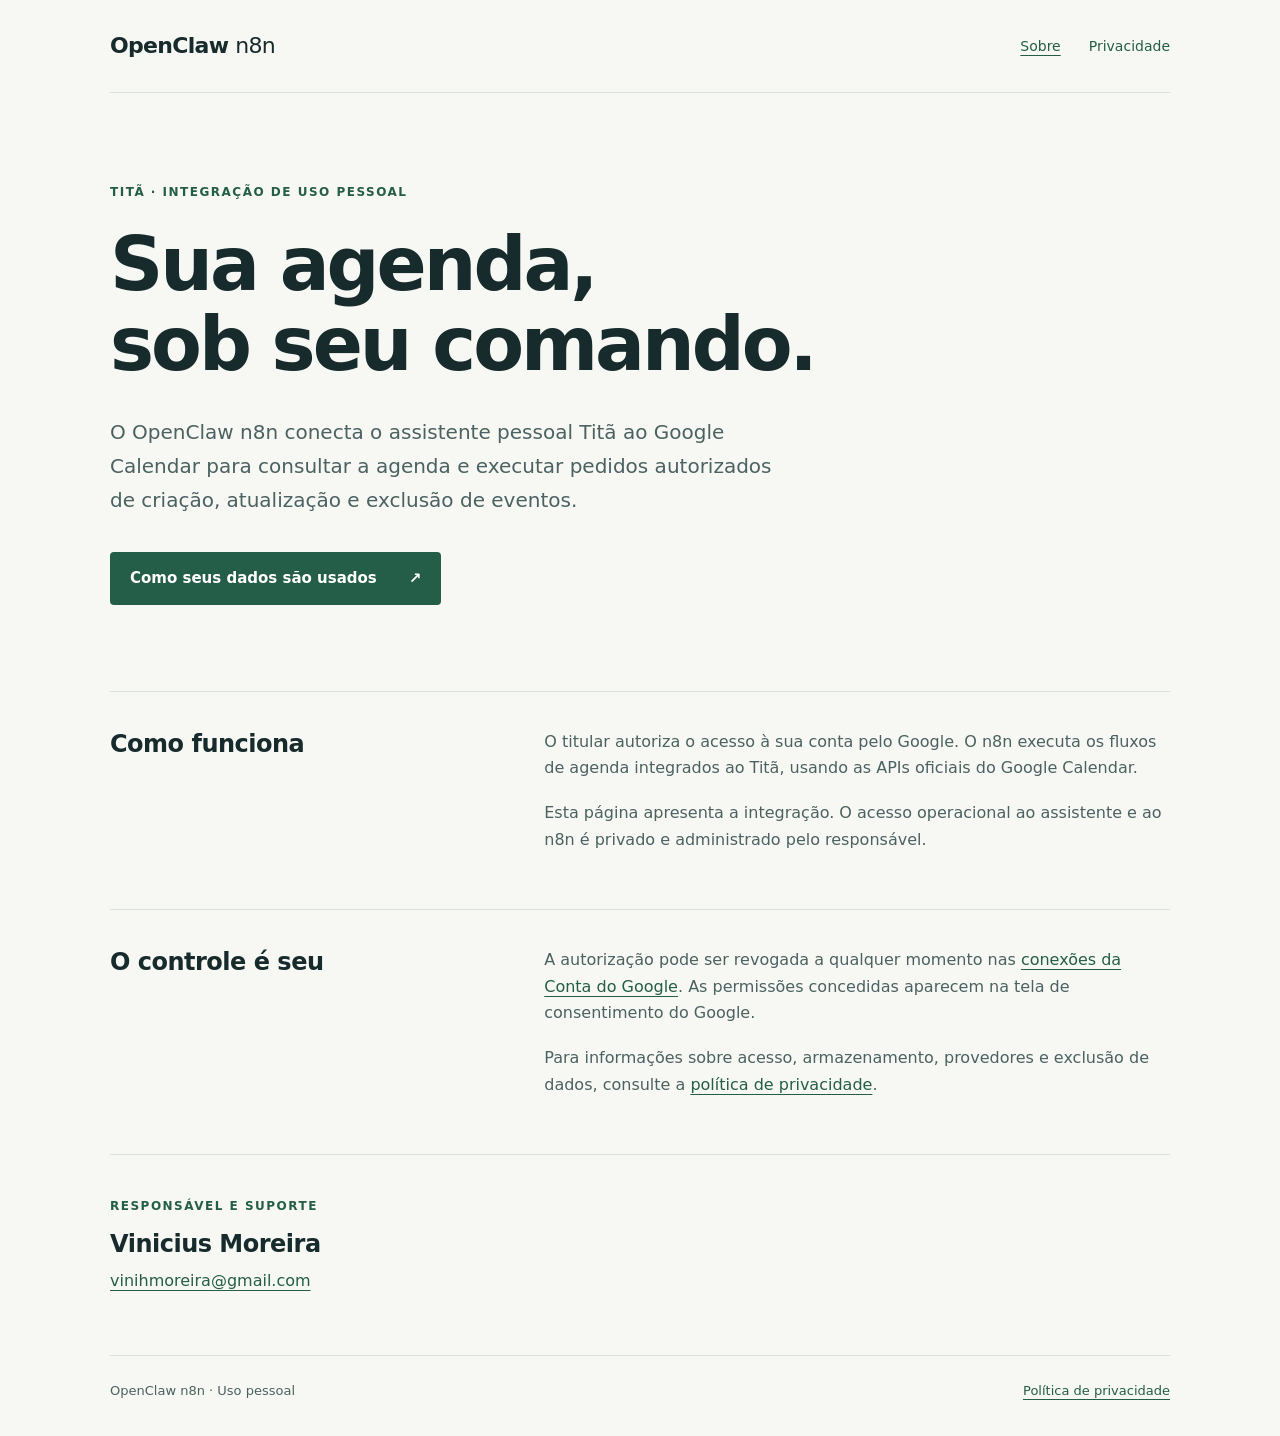
<file: index.html>
<!doctype html>
<html lang="pt-BR">
<head>
  <meta charset="utf-8"><meta name="viewport" content="width=device-width,initial-scale=1">
  <meta name="description" content="OpenClaw n8n: integração pessoal do assistente Titã com o Google Calendar.">
  <meta name="robots" content="noindex,nofollow">
  <title>OpenClaw n8n · Assistente pessoal</title>
  <link rel="stylesheet" href="style.css">
  <meta name="google-site-verification" content="Gf7Sr8U3XaU9ANk1FKD8vxWlBaJFRnSLH5n0JXTHYKw" />
</head>
<body>
<header class="wrap"><a class="brand" href="./">OpenClaw <span>n8n</span></a><nav aria-label="Navegação"><a aria-current="page" href="./">Sobre</a><a href="privacidade.html">Privacidade</a></nav></header>
<main class="wrap">
  <section class="hero"><p class="eyebrow">Titã · Integração de uso pessoal</p><h1>Sua agenda,<br>sob seu comando.</h1><p class="intro">O OpenClaw n8n conecta o assistente pessoal Titã ao Google Calendar para consultar a agenda e executar pedidos autorizados de criação, atualização e exclusão de eventos.</p><a class="button" href="privacidade.html">Como seus dados são usados <span aria-hidden="true">↗</span></a></section>
  <section class="split" aria-labelledby="como"><h2 id="como">Como funciona</h2><div><p>O titular autoriza o acesso à sua conta pelo Google. O n8n executa os fluxos de agenda integrados ao Titã, usando as APIs oficiais do Google Calendar.</p><p>Esta página apresenta a integração. O acesso operacional ao assistente e ao n8n é privado e administrado pelo responsável.</p></div></section>
  <section class="split" aria-labelledby="controle"><h2 id="controle">O controle é seu</h2><div><p>A autorização pode ser revogada a qualquer momento nas <a href="https://myaccount.google.com/connections">conexões da Conta do Google</a>. As permissões concedidas aparecem na tela de consentimento do Google.</p><p>Para informações sobre acesso, armazenamento, provedores e exclusão de dados, consulte a <a href="privacidade.html">política de privacidade</a>.</p></div></section>
  <section class="contact"><p class="eyebrow">Responsável e suporte</p><h2>Vinicius Moreira</h2><a href="mailto:vinihmoreira@gmail.com">vinihmoreira@gmail.com</a></section>
</main>
<footer class="wrap"><span>OpenClaw n8n · Uso pessoal</span><a href="privacidade.html">Política de privacidade</a></footer>
</body></html>
</file>
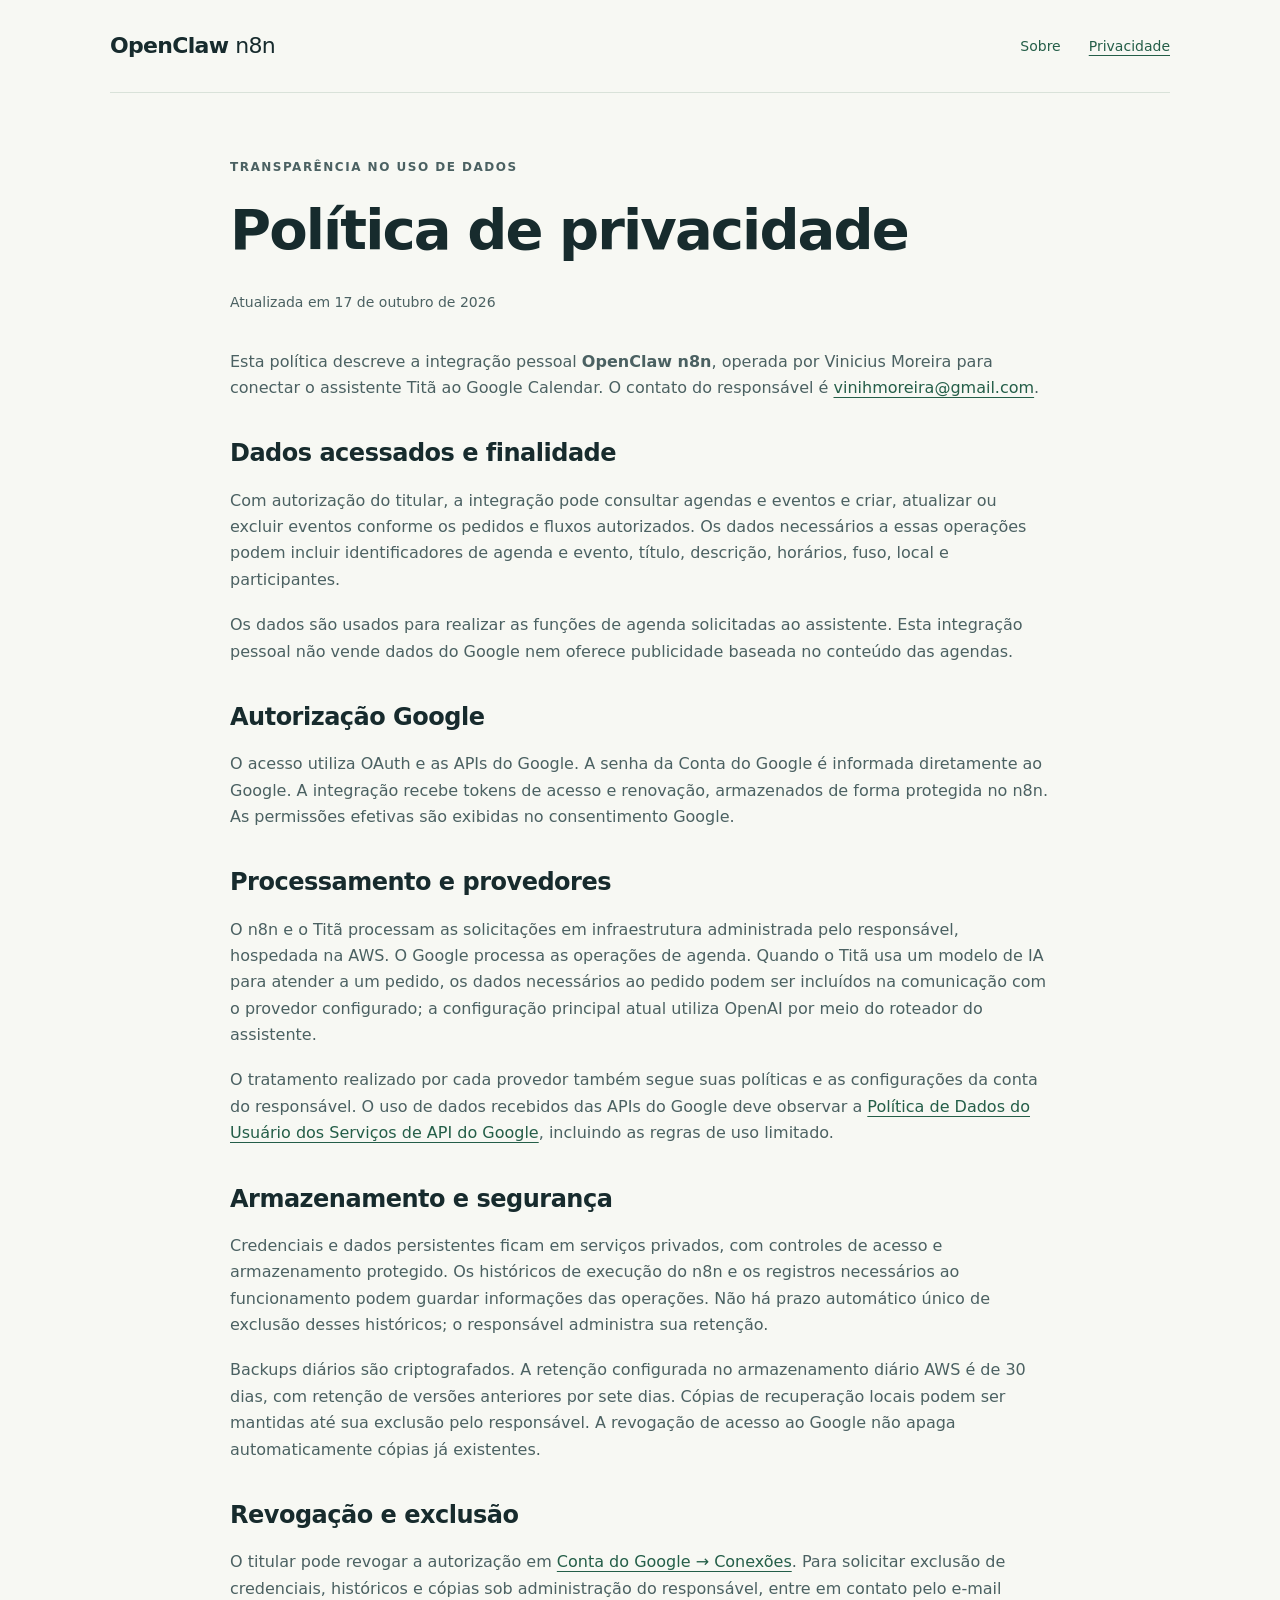
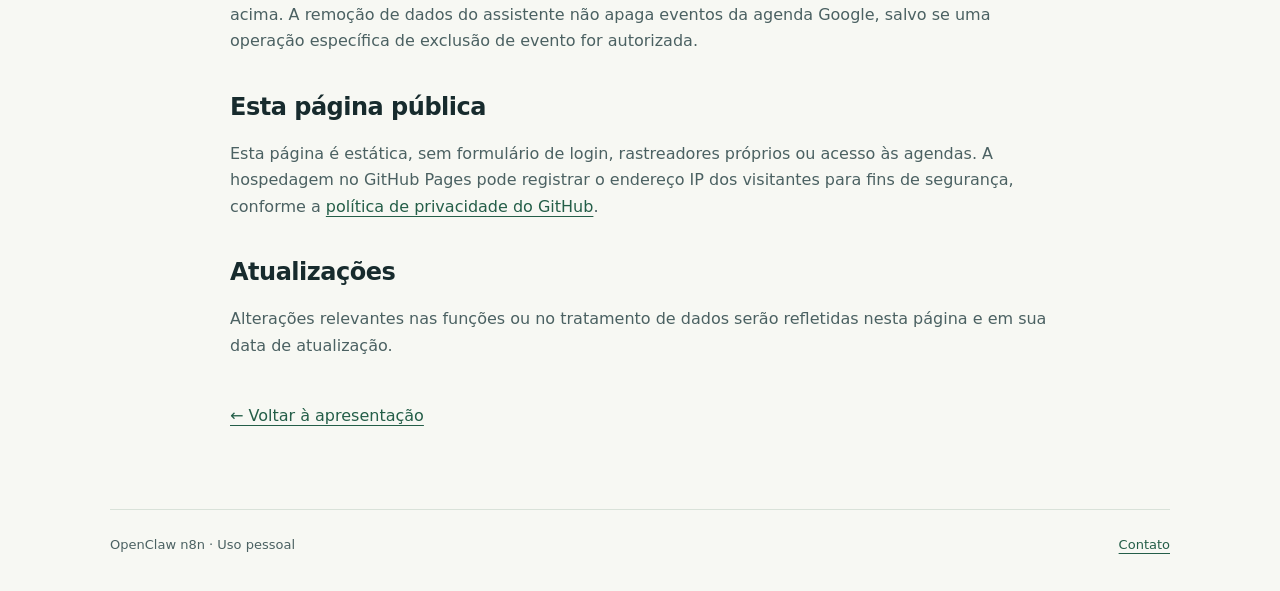
<file: privacidade.html>
<!doctype html>
<html lang="pt-BR">
<head>
  <meta charset="utf-8"><meta name="viewport" content="width=device-width,initial-scale=1">
  <meta name="description" content="Política de privacidade da integração pessoal OpenClaw n8n com o Google Calendar.">
  <meta name="robots" content="noindex,nofollow">
  <title>Privacidade · OpenClaw n8n</title><link rel="stylesheet" href="style.css">
</head>
<body>
<header class="wrap"><a class="brand" href="./">OpenClaw <span>n8n</span></a><nav aria-label="Navegação"><a href="./">Sobre</a><a aria-current="page" href="privacidade.html">Privacidade</a></nav></header>
<main class="wrap policy">
<p class="eyebrow">Transparência no uso de dados</p><h1>Política de privacidade</h1><p class="date">Atualizada em 17 de outubro de 2026</p>
<p>Esta política descreve a integração pessoal <strong>OpenClaw n8n</strong>, operada por Vinicius Moreira para conectar o assistente Titã ao Google Calendar. O contato do responsável é <a href="mailto:vinihmoreira@gmail.com">vinihmoreira@gmail.com</a>.</p>
<h2>Dados acessados e finalidade</h2>
<p>Com autorização do titular, a integração pode consultar agendas e eventos e criar, atualizar ou excluir eventos conforme os pedidos e fluxos autorizados. Os dados necessários a essas operações podem incluir identificadores de agenda e evento, título, descrição, horários, fuso, local e participantes.</p>
<p>Os dados são usados para realizar as funções de agenda solicitadas ao assistente. Esta integração pessoal não vende dados do Google nem oferece publicidade baseada no conteúdo das agendas.</p>
<h2>Autorização Google</h2>
<p>O acesso utiliza OAuth e as APIs do Google. A senha da Conta do Google é informada diretamente ao Google. A integração recebe tokens de acesso e renovação, armazenados de forma protegida no n8n. As permissões efetivas são exibidas no consentimento Google.</p>
<h2>Processamento e provedores</h2>
<p>O n8n e o Titã processam as solicitações em infraestrutura administrada pelo responsável, hospedada na AWS. O Google processa as operações de agenda. Quando o Titã usa um modelo de IA para atender a um pedido, os dados necessários ao pedido podem ser incluídos na comunicação com o provedor configurado; a configuração principal atual utiliza OpenAI por meio do roteador do assistente.</p>
<p>O tratamento realizado por cada provedor também segue suas políticas e as configurações da conta do responsável. O uso de dados recebidos das APIs do Google deve observar a <a href="https://developers.google.com/terms/api-services-user-data-policy">Política de Dados do Usuário dos Serviços de API do Google</a>, incluindo as regras de uso limitado.</p>
<h2>Armazenamento e segurança</h2>
<p>Credenciais e dados persistentes ficam em serviços privados, com controles de acesso e armazenamento protegido. Os históricos de execução do n8n e os registros necessários ao funcionamento podem guardar informações das operações. Não há prazo automático único de exclusão desses históricos; o responsável administra sua retenção.</p>
<p>Backups diários são criptografados. A retenção configurada no armazenamento diário AWS é de 30 dias, com retenção de versões anteriores por sete dias. Cópias de recuperação locais podem ser mantidas até sua exclusão pelo responsável. A revogação de acesso ao Google não apaga automaticamente cópias já existentes.</p>
<h2>Revogação e exclusão</h2>
<p>O titular pode revogar a autorização em <a href="https://myaccount.google.com/connections">Conta do Google → Conexões</a>. Para solicitar exclusão de credenciais, históricos e cópias sob administração do responsável, entre em contato pelo e-mail acima. A remoção de dados do assistente não apaga eventos da agenda Google, salvo se uma operação específica de exclusão de evento for autorizada.</p>
<h2>Esta página pública</h2>
<p>Esta página é estática, sem formulário de login, rastreadores próprios ou acesso às agendas. A hospedagem no GitHub Pages pode registrar o endereço IP dos visitantes para fins de segurança, conforme a <a href="https://docs.github.com/en/site-policy/privacy-policies/github-general-privacy-statement">política de privacidade do GitHub</a>.</p>
<h2>Atualizações</h2>
<p>Alterações relevantes nas funções ou no tratamento de dados serão refletidas nesta página e em sua data de atualização.</p>
<a class="back" href="./">← Voltar à apresentação</a>
</main><footer class="wrap"><span>OpenClaw n8n · Uso pessoal</span><a href="mailto:vinihmoreira@gmail.com">Contato</a></footer>
</body></html>
</file>
<file: style.css>
:root{color-scheme:light;--ink:#172b2d;--muted:#4b6162;--paper:#f7f8f3;--line:#d9e2d9;--green:#245e48}*{box-sizing:border-box}body{margin:0;background:var(--paper);color:var(--ink);font-family:system-ui,-apple-system,"Segoe UI",sans-serif;line-height:1.65}.wrap{width:min(1060px,calc(100% - 48px));margin:auto}header{display:flex;justify-content:space-between;align-items:center;padding:28px 0;border-bottom:1px solid var(--line)}a{color:var(--green);text-underline-offset:4px}a:focus-visible{outline:3px solid #dfac37;outline-offset:5px}.brand{font-size:22px;font-weight:750;text-decoration:none;letter-spacing:-.7px;color:var(--ink)}.brand span{font-weight:450}nav{display:flex;gap:28px;font-size:14px}nav a{text-decoration:none}nav a[aria-current]{text-decoration:underline}.hero{padding:90px 0 86px;max-width:760px}.eyebrow{font-size:12px;font-weight:700;letter-spacing:1.5px;text-transform:uppercase;color:var(--green);margin:0 0 22px}h1{font-size:clamp(40px,6.5vw,74px);letter-spacing:-3px;line-height:1.08;font-weight:650;margin:0 0 30px}p{margin:0 0 19px}.intro{font-size:20px;line-height:1.7;color:var(--muted);max-width:690px}.button{display:inline-flex;align-items:center;gap:32px;background:var(--green);color:white;padding:14px 20px;border-radius:4px;text-decoration:none;font-weight:600;margin-top:16px;font-size:15px}.split{display:grid;grid-template-columns:1fr 1.65fr;gap:55px;border-top:1px solid var(--line);padding:37px 0;color:var(--muted)}h2{font-size:24px;letter-spacing:-.5px;line-height:1.3;color:var(--ink);margin:0 0 18px}.contact{padding:42px 0 60px;border-top:1px solid var(--line)}.contact h2{margin-bottom:8px}.contact .eyebrow{margin-bottom:12px}footer{border-top:1px solid var(--line);padding:24px 0 35px;display:flex;justify-content:space-between;font-size:13px;color:var(--muted)}.policy{max-width:820px;padding:65px 0 80px}.policy h1{font-size:clamp(37px,5vw,56px);letter-spacing:-1.9px}.policy h2{margin-top:37px}.policy p{color:var(--muted)}.date{font-size:14px;margin-bottom:35px}.back{display:inline-block;margin-top:25px}@media(max-width:640px){.wrap{width:calc(100% - 36px)}header{padding:22px 0}nav{gap:18px}.brand{font-size:20px}.hero{padding:58px 0}.hero h1{letter-spacing:-1.7px}.intro{font-size:18px}.split{grid-template-columns:1fr;gap:4px;padding:29px 0}.contact{padding:32px 0 42px}footer{display:block}footer a{display:block;margin-top:6px}.policy{padding-top:45px}.policy h1{letter-spacing:-1.3px}}
</file>
